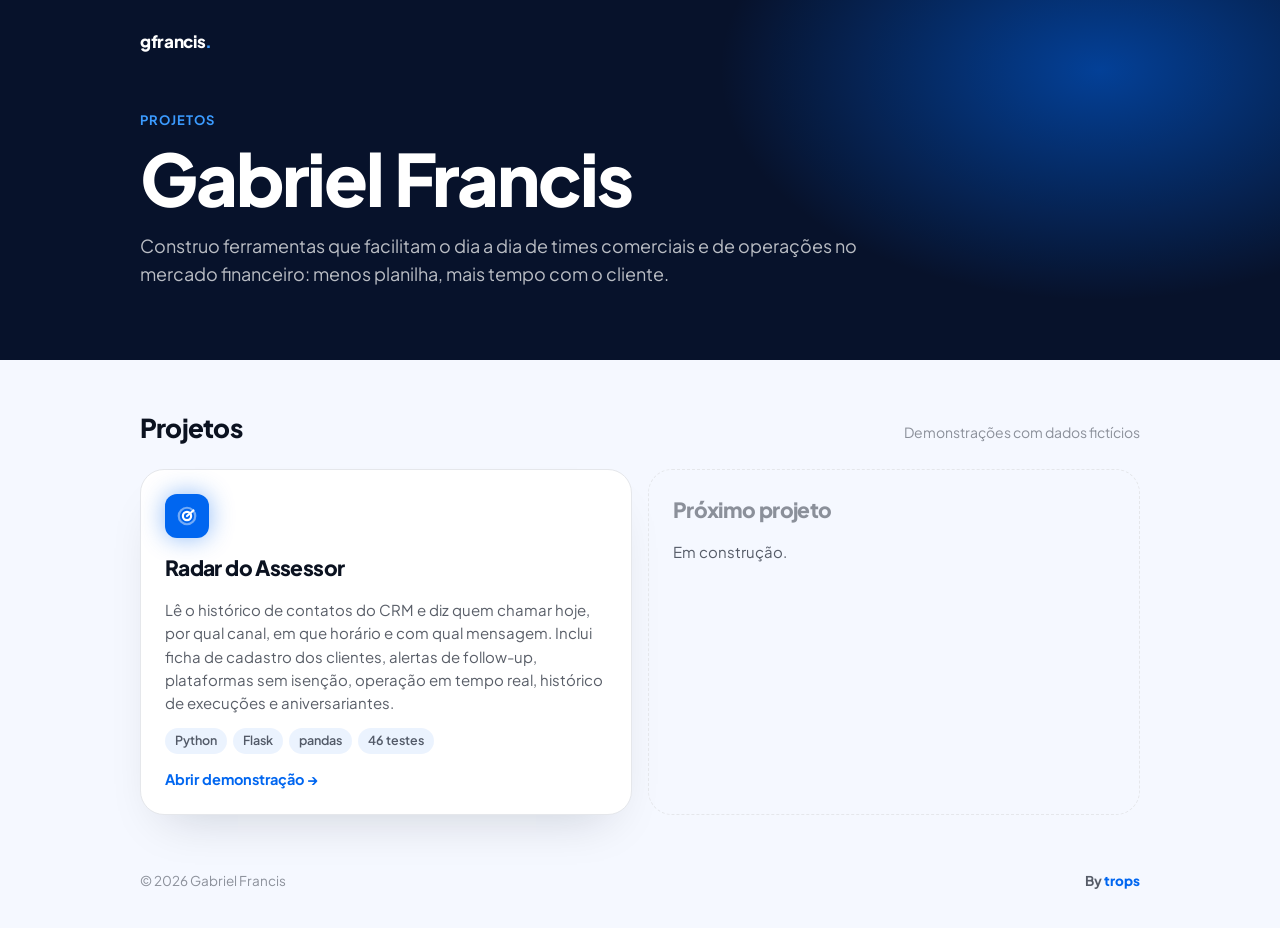
<file: index.html>
<!doctype html>
<html lang="pt-BR">
<head>
<meta charset="utf-8">
<meta name="viewport" content="width=device-width, initial-scale=1, viewport-fit=cover">
<title>Gabriel Francis</title>
<meta name="description" content="Gabriel Francis: ferramentas para times comerciais e de operações no mercado financeiro.">
<link rel="preconnect" href="https://fonts.googleapis.com">
<link rel="preconnect" href="https://fonts.gstatic.com" crossorigin>
<link rel="stylesheet" href="https://fonts.googleapis.com/css2?family=Plus+Jakarta+Sans:wght@400;500;600;700;800&display=swap">
<style>
/* Layout: abertura escura com o nome, depois a grade de projetos em cartões brancos. */
:root {
  --bg: #F5F8FF;
  --surface: #FFFFFF;
  --ink: #0B1220;
  --ink-2: rgba(11, 18, 32, 0.68);
  --ink-3: rgba(11, 18, 32, 0.45);
  --line: #E5E7EB;
  --blue: #0066F0;
  --blue-soft: #3B9BFF;
  --blue-wash: rgba(0, 102, 240, 0.08);
  --hero: #07122B;
  --shadow: 0 24px 48px -24px rgba(11, 18, 32, 0.18);
  --font: "Plus Jakarta Sans", system-ui, -apple-system, "Segoe UI", sans-serif;
}
@media (prefers-color-scheme: dark) {
  :root { --bg: #070D1C; --surface: #0E1730; --ink: #EAF0FF; --ink-2: rgba(234,240,255,0.7);
    --ink-3: rgba(234,240,255,0.45); --line: rgba(255,255,255,0.09); --blue: #3B8BFF; --blue-soft: #6CB4FF;
    --blue-wash: rgba(59,139,255,0.14); --hero: #0A1A3F; --shadow: 0 24px 48px -24px rgba(0,0,0,0.6); color-scheme: dark; }
}
* { box-sizing: border-box; }
body { margin: 0; background: var(--bg); color: var(--ink); font: 16px/1.55 var(--font); -webkit-font-smoothing: antialiased; }
.wrap { max-width: 1040px; margin: 0 auto; padding-left: max(20px, env(safe-area-inset-left, 0px)); padding-right: max(20px, env(safe-area-inset-right, 0px)); }
h1, h2, h3 { margin: 0; letter-spacing: -0.03em; text-wrap: balance; }
a { color: inherit; }
:focus-visible { outline: 2px solid var(--blue-soft); outline-offset: 3px; }

.hero { background: var(--hero); color: #FFFFFF; position: relative; overflow: hidden; }
.hero::after { content: ""; position: absolute; width: 760px; height: 460px; right: -200px; top: -160px; background: radial-gradient(closest-side, rgba(0,102,240,0.55), transparent); pointer-events: none; }
.hero .wrap { position: relative; z-index: 1; padding-block: 28px 72px; display: grid; gap: 56px; }
.topo { display: flex; justify-content: space-between; align-items: center; gap: 16px; }
.marca { font-weight: 800; letter-spacing: -0.02em; font-size: 17px; text-decoration: none; }
.marca span { color: var(--blue-soft); }
.eyebrow { font-size: 13px; font-weight: 700; letter-spacing: 0.08em; text-transform: uppercase; color: var(--blue-soft); }
.hero h1 { font-size: clamp(40px, 7vw, 72px); font-weight: 800; line-height: 1; margin-top: 12px; }
.hero p { margin: 18px 0 0; max-width: 56ch; color: rgba(255,255,255,0.72); font-size: 18px; }

main .wrap { padding-block: 48px 56px; display: grid; gap: 20px; }
.secao-tit { display: flex; justify-content: space-between; align-items: baseline; gap: 12px; flex-wrap: wrap; }
.secao-tit h2 { font-size: 26px; font-weight: 800; }
.secao-tit span { color: var(--ink-3); font-size: 14px; }
.projetos { display: grid; grid-template-columns: repeat(auto-fit, minmax(min(100%, 300px), 1fr)); gap: 16px; }
.projeto { background: var(--surface); border: 1px solid var(--line); border-radius: 24px; padding: 24px; box-shadow: var(--shadow); display: grid; gap: 14px; align-content: start; text-decoration: none; transition: border-color .15s, transform .15s; }
a.projeto:hover { border-color: var(--blue); transform: translateY(-2px); }
.icone { width: 44px; height: 44px; border-radius: 12px; background: var(--blue); display: grid; place-items: center; box-shadow: 0 0 24px rgba(0,102,240,0.45); }
.projeto h3 { font-size: 21px; font-weight: 800; }
.projeto p { margin: 0; color: var(--ink-2); font-size: 15px; }
.tags { display: flex; flex-wrap: wrap; gap: 6px; }
.tag { font-size: 12.5px; font-weight: 600; padding: 3px 10px; border-radius: 999px; background: var(--blue-wash); color: var(--ink-2); }
.abrir { font-weight: 700; color: var(--blue); font-size: 14.5px; }
.projeto.breve { box-shadow: none; background: transparent; border-style: dashed; }
.projeto.breve h3 { color: var(--ink-3); }

footer .wrap { padding-block: 0 36px; display: flex; justify-content: space-between; gap: 12px; flex-wrap: wrap; font-size: 13.5px; color: var(--ink-3); }
.bytrops { font-weight: 700; color: var(--ink-2); }
.bytrops b { color: var(--blue); font-weight: 800; }
@media (prefers-reduced-motion: reduce) { * { transition: none !important; } }
</style>
</head>
<body>
<header class="hero">
  <div class="wrap">
    <div class="topo">
      <a class="marca" href="/">gfrancis<span>.</span></a>
    </div>
    <div>
      <div class="eyebrow">Projetos</div>
      <h1>Gabriel Francis</h1>
      <p>Construo ferramentas que facilitam o dia a dia de times comerciais e de operações no mercado financeiro: menos planilha, mais tempo com o cliente.</p>
    </div>
  </div>
</header>

<main>
  <div class="wrap">
    <div class="secao-tit">
      <h2>Projetos</h2>
      <span>Demonstrações com dados fictícios</span>
    </div>
    <div class="projetos">
      <a class="projeto" href="/radar/">
        <span class="icone" aria-hidden="true">
          <svg width="22" height="22" viewBox="0 0 24 24" fill="none" stroke="#FFFFFF" stroke-width="2.4" stroke-linecap="round"><circle cx="12" cy="12" r="9" opacity=".45"/><circle cx="12" cy="12" r="4.5"/><path d="M12 12 19 6"/></svg>
        </span>
        <h3>Radar do Assessor</h3>
        <p>Lê o histórico de contatos do CRM e diz quem chamar hoje, por qual canal, em que horário e com qual mensagem. Inclui ficha de cadastro dos clientes, alertas de follow-up, plataformas sem isenção, operação em tempo real, histórico de execuções e aniversariantes.</p>
        <div class="tags"><span class="tag">Python</span><span class="tag">Flask</span><span class="tag">pandas</span><span class="tag">46 testes</span></div>
        <span class="abrir">Abrir demonstração →</span>
      </a>
      <div class="projeto breve">
        <h3>Próximo projeto</h3>
        <p>Em construção.</p>
      </div>
    </div>
  </div>
</main>

<footer>
  <div class="wrap">
    <span>© <span id="ano">2026</span> Gabriel Francis</span>
    <span class="bytrops">By <b>trops</b></span>
  </div>
</footer>
<script>document.getElementById("ano").textContent = new Date().getFullYear();</script>
</body>
</html>
</file>
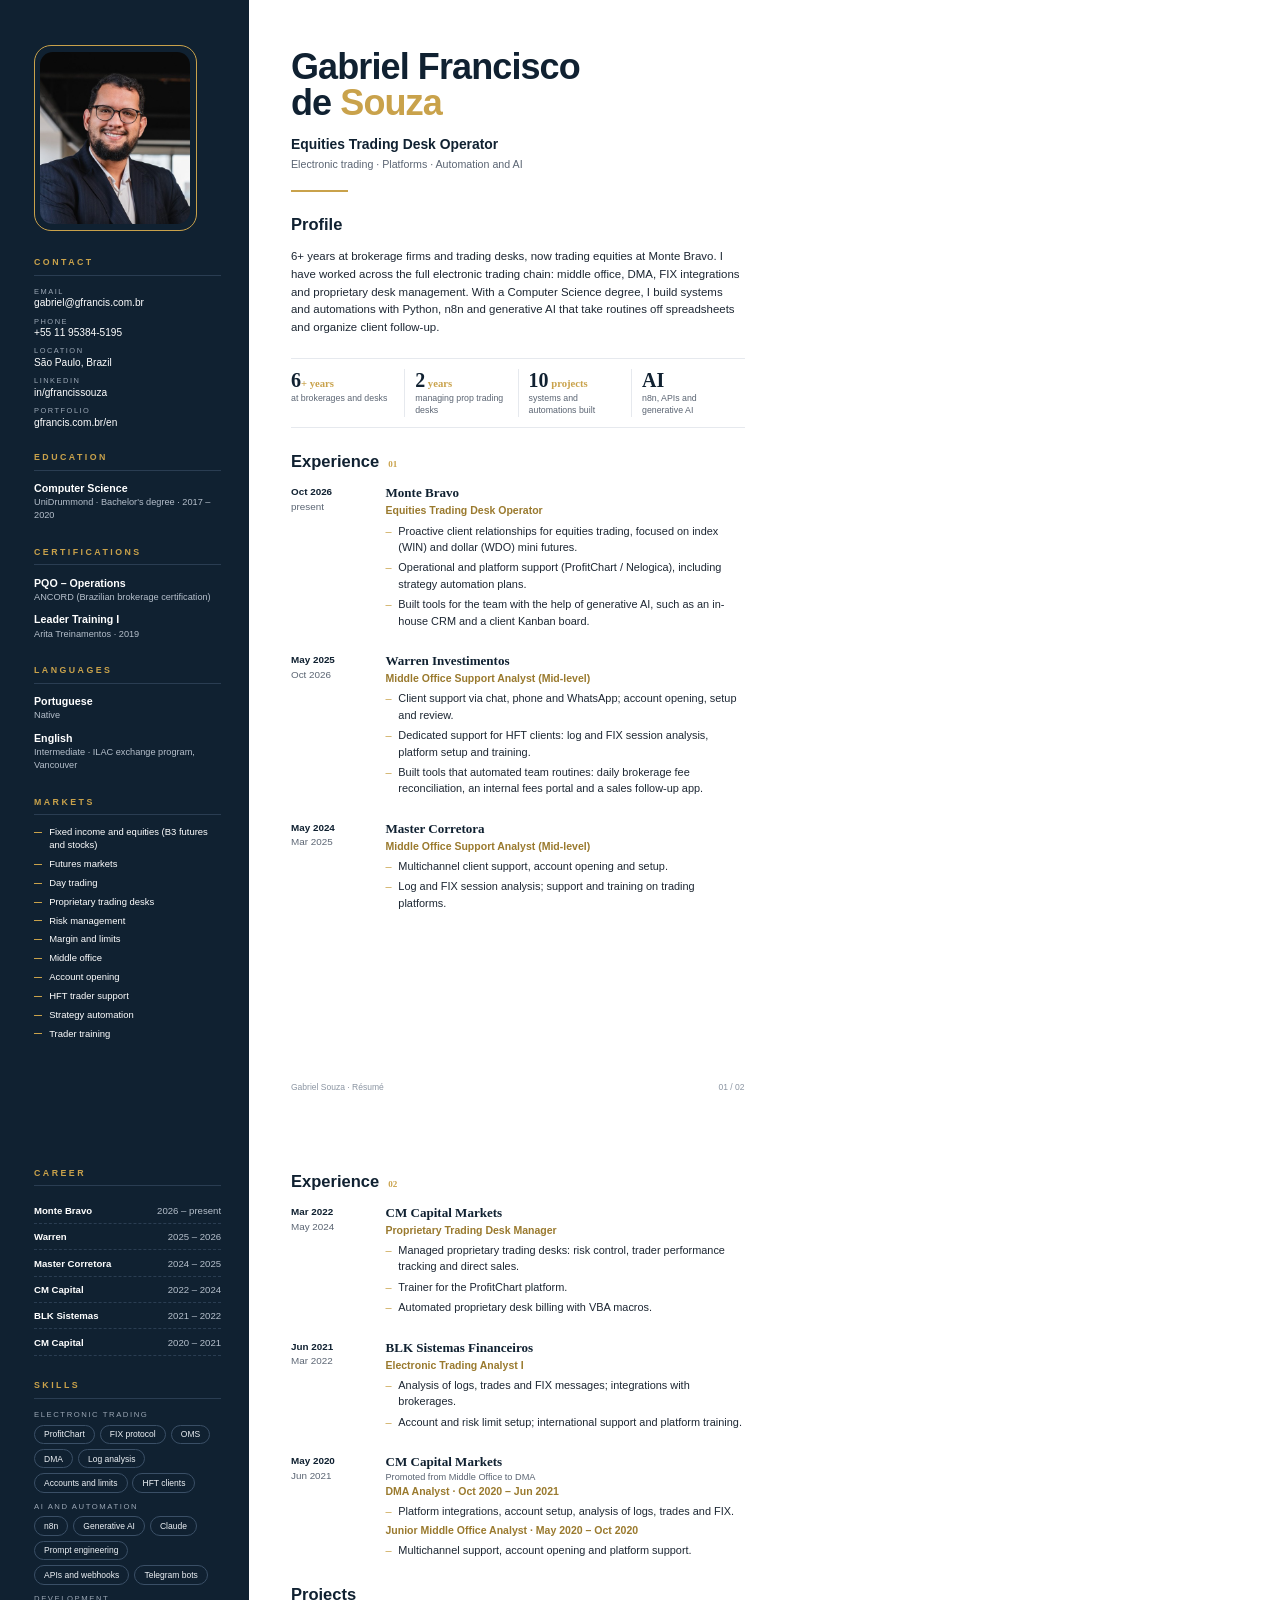
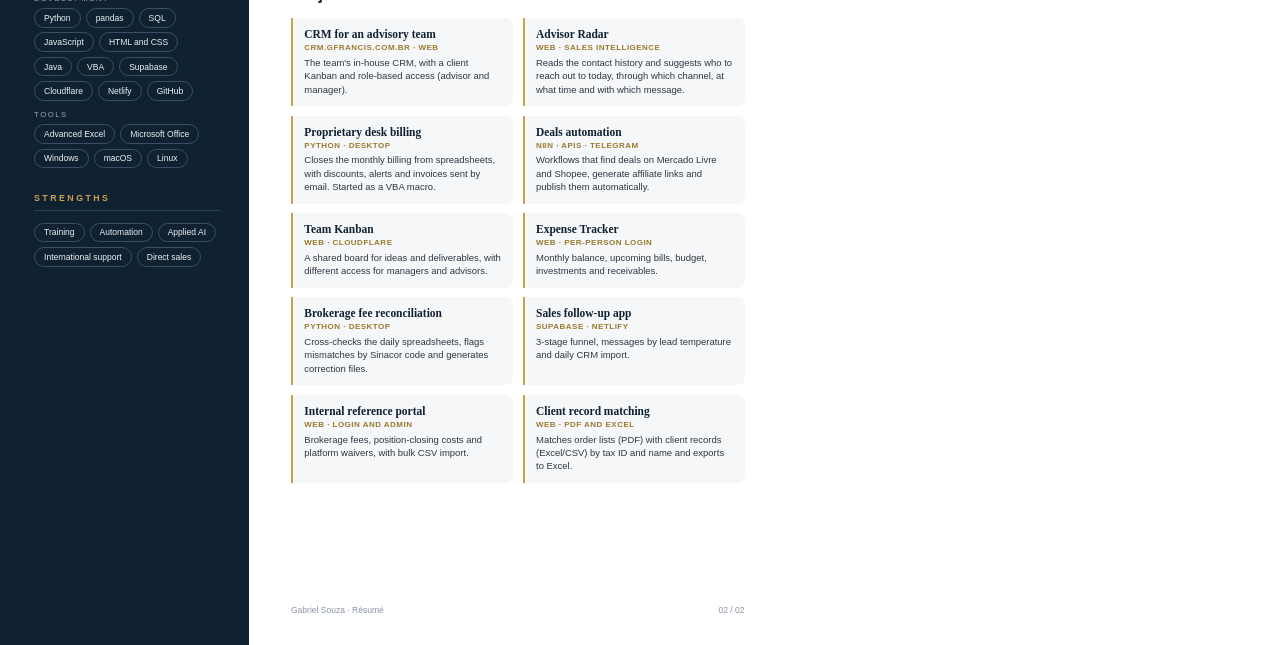
<file: radar-assessor/curriculo/curriculo-en.html>
<!doctype html>
<html lang="en"><head><meta charset="utf-8"><title>Gabriel Souza · Résumé</title>
<style>
@page{size:A4;margin:0}
*{box-sizing:border-box;margin:0;padding:0}
:root{--navy:#102131;--line:#2a3d52;--gold:#c9a24b;--gold-d:#9a7a2e;--ink:#102131;--txt:#1d2733;--mut:#5b6573}
body{font-family:Inter,sans-serif;color:var(--txt);-webkit-print-color-adjust:exact;print-color-adjust:exact}
.page{width:210mm;height:297mm;display:grid;grid-template-columns:66mm 1fr;page-break-after:always;overflow:hidden;position:relative}
.page:last-child{page-break-after:auto}
aside{background:var(--navy);color:#fff;padding:12mm 7.5mm 10mm 9mm}
main{padding:13mm 13mm 0 11mm;position:relative}
.foto{width:43mm;height:49mm;border:1.6px solid var(--gold);border-radius:4.5mm;padding:1.4mm;margin-bottom:7mm}
.foto img{width:100%;height:100%;object-fit:cover;border-radius:3.4mm;display:block}
.st{font-size:6.6pt;font-weight:700;letter-spacing:.28em;color:var(--gold);text-transform:uppercase;padding-bottom:2mm;border-bottom:1px solid var(--line);margin:0 0 3mm}
.blk{margin-bottom:6.5mm}
.lab{font-size:5.6pt;letter-spacing:.2em;color:#9aa6b4;text-transform:uppercase;margin-top:2.2mm}
.val{font-size:7.6pt;color:#fff;margin-top:.4mm}
.it{margin-bottom:2.6mm}
.it b{display:block;font-size:8pt;font-weight:600}
.it span{display:block;font-size:6.9pt;color:#b5bfcb;margin-top:.6mm;line-height:1.4}
.mk{list-style:none}
.mk li{font-size:7.1pt;line-height:1.35;padding-left:4mm;position:relative;margin-bottom:1.6mm}
.mk li::before{content:"";position:absolute;left:0;top:.62em;width:2mm;height:1px;background:var(--gold)}
.traj{list-style:none}
.traj li{display:flex;justify-content:space-between;font-size:7.2pt;padding:1.9mm 0;border-bottom:1px dashed var(--line)}
.traj li b{font-weight:600}.traj li span{color:#b5bfcb}
.sub{font-size:5.8pt;letter-spacing:.2em;color:#9aa6b4;text-transform:uppercase;margin:2.4mm 0 1.4mm}
.chips{display:flex;flex-wrap:wrap;gap:1.3mm}
.chips span{font-size:6.4pt;border:1px solid #3a4f66;border-radius:10mm;padding:1mm 2.4mm;color:#eef2f6}
h1{font-family:"Inter Display",Inter,sans-serif;font-weight:800;font-size:27pt;line-height:1;letter-spacing:-.025em;color:var(--ink)}
h1 em{font-style:normal;color:var(--gold)}
.cargo{font-size:10.4pt;font-weight:600;color:var(--ink);margin-top:4mm}
.tags{font-size:8pt;color:var(--mut);margin-top:1.4mm}
.bar{width:15mm;height:2px;background:var(--gold);margin:5.5mm 0 6mm}
h2{font-family:"Inter Display",Inter,sans-serif;font-weight:700;font-size:12.4pt;color:var(--ink);margin-bottom:3.5mm;display:flex;align-items:baseline;gap:2.4mm}
h2 small{font-family:Inter;font-size:6.8pt;font-weight:600;color:var(--gold)}
.perfil{font-size:8.6pt;line-height:1.55;color:var(--txt)}
.nums{display:grid;grid-template-columns:repeat(4,1fr);border-top:1px solid #e6e9ee;border-bottom:1px solid #e6e9ee;margin:5.5mm 0 6.5mm;padding:2.6mm 0}
.nums div{padding:0 2.6mm;border-left:1px solid #e6e9ee}
.nums div:first-child{padding-left:0;border-left:0}
.nums b{font-family:"Inter Display";font-weight:800;font-size:15pt;color:var(--ink)}
.nums b i{font-family:Inter;font-style:normal;font-size:8pt;font-weight:600;color:var(--gold)}
.nums span{display:block;font-size:6.6pt;color:var(--mut);line-height:1.35;margin-top:.4mm}
.job{display:grid;grid-template-columns:25mm 1fr;margin-bottom:5.2mm}
.dt{font-size:7.4pt;font-weight:700;color:var(--ink);line-height:1.5}
.dt span{display:block;font-weight:400;color:var(--mut)}
.emp{font-family:"Inter Display";font-size:9.8pt;font-weight:700;color:var(--ink)}
.car{font-size:7.9pt;font-weight:600;color:var(--gold-d);margin:.8mm 0 1.6mm}
.prom{font-size:6.9pt;color:var(--mut);margin-top:.6mm}
.job ul{list-style:none}
.job li{font-size:8.2pt;line-height:1.5;padding-left:3.4mm;position:relative;margin-bottom:1.1mm}
.job li::before{content:"–";position:absolute;left:0;color:var(--gold)}
.proj{display:grid;grid-template-columns:1fr 1fr;gap:2.6mm}
.pc{background:#f5f7f9;border-left:2px solid var(--gold);border-radius:0 2mm 2mm 0;padding:2.6mm 3mm}
.pc b{display:block;font-family:"Inter Display";font-size:8.6pt;font-weight:700;color:var(--ink)}
.pc i{display:block;font-style:normal;font-size:6pt;font-weight:700;letter-spacing:.06em;color:var(--gold-d);text-transform:uppercase;margin:.8mm 0 1mm}
.pc p{font-size:7.1pt;line-height:1.42;color:#2c3642}
.foot{position:absolute;left:11mm;right:13mm;bottom:8mm;display:flex;justify-content:space-between;font-size:6.4pt;color:#8b95a2}
a{color:inherit;text-decoration:none}
</style></head><body>

<section class="page">
<aside>
  <div class="foto"><img src="foto-orig.jpg" alt=""></div>
  <div class="blk"><div class="st">Contact</div>
    <div class="lab">Email</div><div class="val">gabriel@gfrancis.com.br</div>
    <div class="lab">Phone</div><div class="val">+55 11 95384-5195</div>
    <div class="lab">Location</div><div class="val">São Paulo, Brazil</div>
    <div class="lab">LinkedIn</div><div class="val"><a href="https://www.linkedin.com/in/gfrancissouza/">in/gfrancissouza</a></div>
    <div class="lab">Portfolio</div><div class="val"><a href="https://gfrancis.com.br/en/">gfrancis.com.br/en</a></div>
  </div>
  <div class="blk"><div class="st">Education</div>
    <div class="it"><b>Computer Science</b><span>UniDrummond · Bachelor's degree · 2017 – 2020</span></div></div>
  <div class="blk"><div class="st">Certifications</div>
    <div class="it"><b>PQO – Operations</b><span>ANCORD (Brazilian brokerage certification)</span></div>
    <div class="it"><b>Leader Training I</b><span>Arita Treinamentos · 2019</span></div></div>
  <div class="blk"><div class="st">Languages</div>
    <div class="it"><b>Portuguese</b><span>Native</span></div>
    <div class="it"><b>English</b><span>Intermediate · ILAC exchange program, Vancouver</span></div></div>
  <div class="blk"><div class="st">Markets</div>
    <ul class="mk"><li>Fixed income and equities (B3 futures and stocks)</li><li>Futures markets</li><li>Day trading</li><li>Proprietary trading desks</li><li>Risk management</li><li>Margin and limits</li><li>Middle office</li><li>Account opening</li><li>HFT trader support</li><li>Strategy automation</li><li>Trader training</li></ul></div>
</aside>
<main>
  <h1>Gabriel Francisco<br>de <em>Souza</em></h1>
  <div class="cargo">Equities Trading Desk Operator</div>
  <div class="tags">Electronic trading · Platforms · Automation and AI</div>
  <div class="bar"></div>
  <h2>Profile</h2>
  <p class="perfil">6+ years at brokerage firms and trading desks, now trading equities at Monte Bravo. I have worked across the full electronic trading chain: middle office, DMA, FIX integrations and proprietary desk management. With a Computer Science degree, I build systems and automations with Python, n8n and generative AI that take routines off spreadsheets and organize client follow-up.</p>
  <div class="nums">
    <div><b>6<i>+ years</i></b><span>at brokerages and desks</span></div>
    <div><b>2<i> years</i></b><span>managing prop trading desks</span></div>
    <div><b>10<i> projects</i></b><span>systems and automations built</span></div>
    <div><b>AI</b><span>n8n, APIs and generative AI</span></div>
  </div>
  <h2>Experience <small>01</small></h2>
  <div class="job"><div class="dt">Oct 2026<span>present</span></div><div>
    <div class="emp">Monte Bravo</div><div class="car">Equities Trading Desk Operator</div>
    <ul><li>Proactive client relationships for equities trading, focused on index (WIN) and dollar (WDO) mini futures.</li>
    <li>Operational and platform support (ProfitChart / Nelogica), including strategy automation plans.</li>
    <li>Built tools for the team with the help of generative AI, such as an in-house CRM and a client Kanban board.</li></ul></div></div>
  <div class="job"><div class="dt">May 2025<span>Oct 2026</span></div><div>
    <div class="emp">Warren Investimentos</div><div class="car">Middle Office Support Analyst (Mid-level)</div>
    <ul><li>Client support via chat, phone and WhatsApp; account opening, setup and review.</li>
    <li>Dedicated support for HFT clients: log and FIX session analysis, platform setup and training.</li>
    <li>Built tools that automated team routines: daily brokerage fee reconciliation, an internal fees portal and a sales follow-up app.</li></ul></div></div>
  <div class="job"><div class="dt">May 2024<span>Mar 2025</span></div><div>
    <div class="emp">Master Corretora</div><div class="car">Middle Office Support Analyst (Mid-level)</div>
    <ul><li>Multichannel client support, account opening and setup.</li>
    <li>Log and FIX session analysis; support and training on trading platforms.</li></ul></div></div>
  <div class="foot"><span>Gabriel Souza · Résumé</span><span>01 / 02</span></div>
</main>
</section>

<section class="page">
<aside>
  <div class="blk"><div class="st">Career</div>
    <ul class="traj"><li><b>Monte Bravo</b><span>2026 – present</span></li><li><b>Warren</b><span>2025 – 2026</span></li><li><b>Master Corretora</b><span>2024 – 2025</span></li><li><b>CM Capital</b><span>2022 – 2024</span></li><li><b>BLK Sistemas</b><span>2021 – 2022</span></li><li><b>CM Capital</b><span>2020 – 2021</span></li></ul></div>
  <div class="blk"><div class="st">Skills</div>
    <div class="sub">Electronic trading</div>
    <div class="chips"><span>ProfitChart</span><span>FIX protocol</span><span>OMS</span><span>DMA</span><span>Log analysis</span><span>Accounts and limits</span><span>HFT clients</span></div>
    <div class="sub">AI and automation</div>
    <div class="chips"><span>n8n</span><span>Generative AI</span><span>Claude</span><span>Prompt engineering</span><span>APIs and webhooks</span><span>Telegram bots</span></div>
    <div class="sub">Development</div>
    <div class="chips"><span>Python</span><span>pandas</span><span>SQL</span><span>JavaScript</span><span>HTML and CSS</span><span>Java</span><span>VBA</span><span>Supabase</span><span>Cloudflare</span><span>Netlify</span><span>GitHub</span></div>
    <div class="sub">Tools</div>
    <div class="chips"><span>Advanced Excel</span><span>Microsoft Office</span><span>Windows</span><span>macOS</span><span>Linux</span></div></div>
  <div class="blk"><div class="st">Strengths</div>
    <div class="chips"><span>Training</span><span>Automation</span><span>Applied AI</span><span>International support</span><span>Direct sales</span></div></div>
</aside>
<main>
  <h2>Experience <small>02</small></h2>
  <div class="job"><div class="dt">Mar 2022<span>May 2024</span></div><div>
    <div class="emp">CM Capital Markets</div><div class="car">Proprietary Trading Desk Manager</div>
    <ul><li>Managed proprietary trading desks: risk control, trader performance tracking and direct sales.</li>
    <li>Trainer for the ProfitChart platform.</li>
    <li>Automated proprietary desk billing with VBA macros.</li></ul></div></div>
  <div class="job"><div class="dt">Jun 2021<span>Mar 2022</span></div><div>
    <div class="emp">BLK Sistemas Financeiros</div><div class="car">Electronic Trading Analyst I</div>
    <ul><li>Analysis of logs, trades and FIX messages; integrations with brokerages.</li>
    <li>Account and risk limit setup; international support and platform training.</li></ul></div></div>
  <div class="job"><div class="dt">May 2020<span>Jun 2021</span></div><div>
    <div class="emp">CM Capital Markets</div><div class="prom">Promoted from Middle Office to DMA</div>
    <div class="car">DMA Analyst · Oct 2020 – Jun 2021</div>
    <ul><li>Platform integrations, account setup, analysis of logs, trades and FIX.</li></ul>
    <div class="car">Junior Middle Office Analyst · May 2020 – Oct 2020</div>
    <ul><li>Multichannel support, account opening and platform support.</li></ul></div></div>
  <h2 style="margin-top:6mm">Projects</h2>
  <div class="proj">
    <div class="pc"><b>CRM for an advisory team</b><i>crm.gfrancis.com.br · Web</i><p>The team's in-house CRM, with a client Kanban and role-based access (advisor and manager).</p></div>
    <div class="pc"><b>Advisor Radar</b><i>Web · Sales intelligence</i><p>Reads the contact history and suggests who to reach out to today, through which channel, at what time and with which message.</p></div>
    <div class="pc"><b>Proprietary desk billing</b><i>Python · Desktop</i><p>Closes the monthly billing from spreadsheets, with discounts, alerts and invoices sent by email. Started as a VBA macro.</p></div>
    <div class="pc"><b>Deals automation</b><i>n8n · APIs · Telegram</i><p>Workflows that find deals on Mercado Livre and Shopee, generate affiliate links and publish them automatically.</p></div>
    <div class="pc"><b>Team Kanban</b><i>Web · Cloudflare</i><p>A shared board for ideas and deliverables, with different access for managers and advisors.</p></div>
    <div class="pc"><b>Expense Tracker</b><i>Web · Per-person login</i><p>Monthly balance, upcoming bills, budget, investments and receivables.</p></div>
    <div class="pc"><b>Brokerage fee reconciliation</b><i>Python · Desktop</i><p>Cross-checks the daily spreadsheets, flags mismatches by Sinacor code and generates correction files.</p></div>
    <div class="pc"><b>Sales follow-up app</b><i>Supabase · Netlify</i><p>3-stage funnel, messages by lead temperature and daily CRM import.</p></div>
    <div class="pc"><b>Internal reference portal</b><i>Web · Login and admin</i><p>Brokerage fees, position-closing costs and platform waivers, with bulk CSV import.</p></div>
    <div class="pc"><b>Client record matching</b><i>Web · PDF and Excel</i><p>Matches order lists (PDF) with client records (Excel/CSV) by tax ID and name and exports to Excel.</p></div>
  </div>
  <div class="foot"><span>Gabriel Souza · Résumé</span><span>02 / 02</span></div>
</main>
</section>
</body></html>
</file>
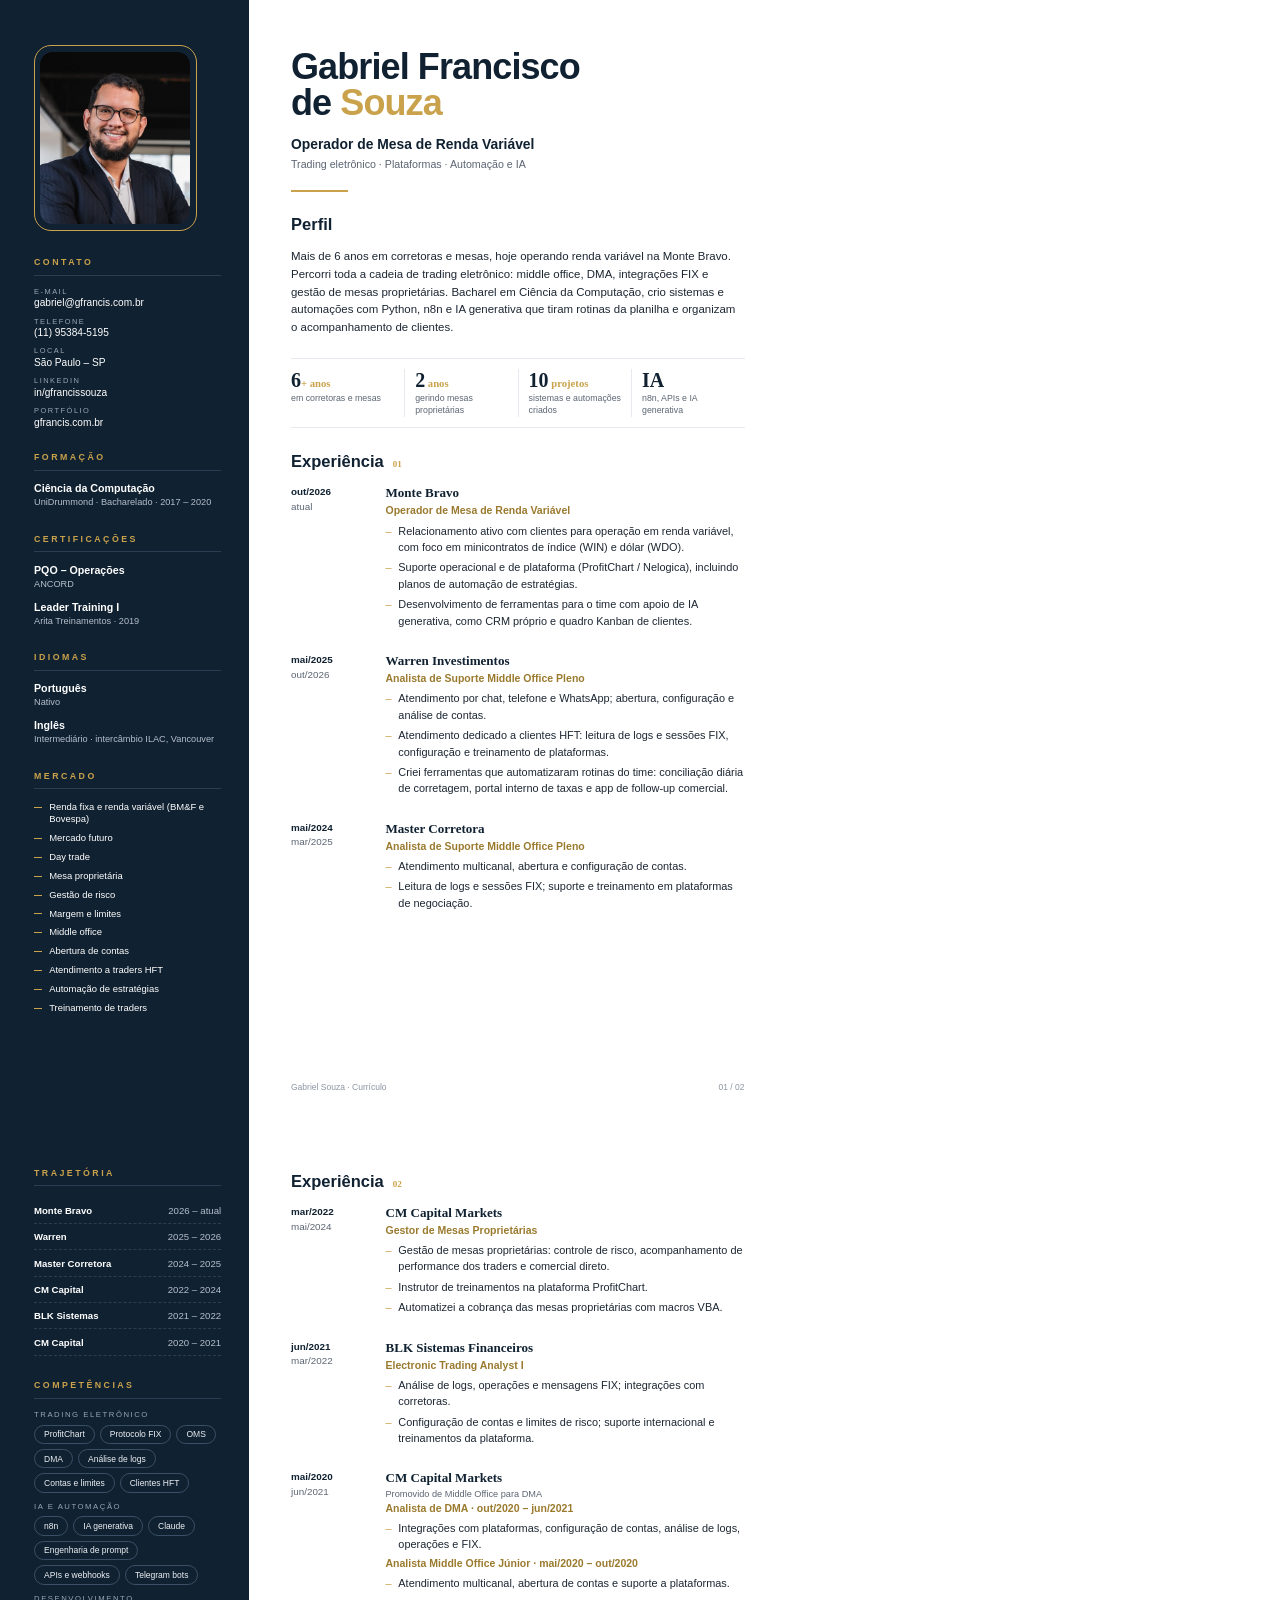
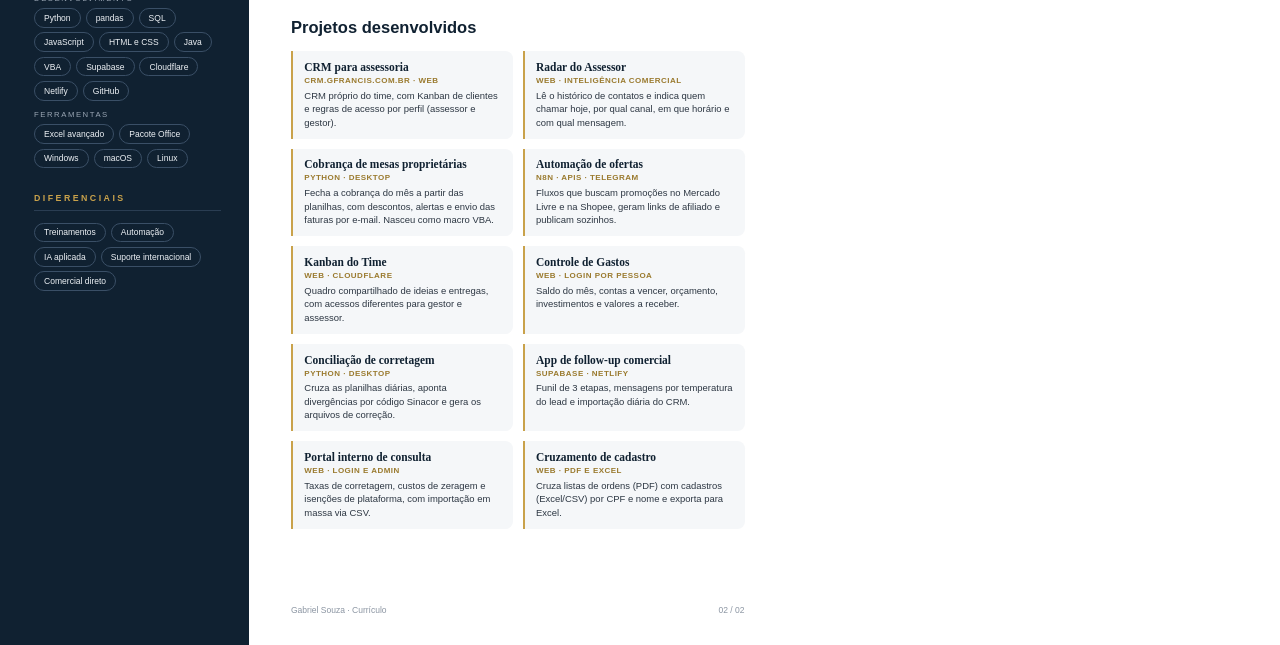
<file: radar-assessor/curriculo/curriculo-pt.html>
<!doctype html>
<html lang="pt-BR"><head><meta charset="utf-8"><title>Gabriel Souza · Currículo</title>
<style>
@page{size:A4;margin:0}
*{box-sizing:border-box;margin:0;padding:0}
:root{--navy:#102131;--line:#2a3d52;--gold:#c9a24b;--gold-d:#9a7a2e;--ink:#102131;--txt:#1d2733;--mut:#5b6573}
body{font-family:Inter,sans-serif;color:var(--txt);-webkit-print-color-adjust:exact;print-color-adjust:exact}
.page{width:210mm;height:297mm;display:grid;grid-template-columns:66mm 1fr;page-break-after:always;overflow:hidden;position:relative}
.page:last-child{page-break-after:auto}
aside{background:var(--navy);color:#fff;padding:12mm 7.5mm 10mm 9mm}
main{padding:13mm 13mm 0 11mm;position:relative}
.foto{width:43mm;height:49mm;border:1.6px solid var(--gold);border-radius:4.5mm;padding:1.4mm;margin-bottom:7mm}
.foto img{width:100%;height:100%;object-fit:cover;border-radius:3.4mm;display:block}
.st{font-size:6.6pt;font-weight:700;letter-spacing:.28em;color:var(--gold);text-transform:uppercase;padding-bottom:2mm;border-bottom:1px solid var(--line);margin:0 0 3mm}
.blk{margin-bottom:6.5mm}
.lab{font-size:5.6pt;letter-spacing:.2em;color:#9aa6b4;text-transform:uppercase;margin-top:2.2mm}
.val{font-size:7.6pt;color:#fff;margin-top:.4mm}
.it{margin-bottom:2.6mm}
.it b{display:block;font-size:8pt;font-weight:600}
.it span{display:block;font-size:6.9pt;color:#b5bfcb;margin-top:.6mm;line-height:1.4}
.mk{list-style:none}
.mk li{font-size:7.1pt;line-height:1.35;padding-left:4mm;position:relative;margin-bottom:1.6mm}
.mk li::before{content:"";position:absolute;left:0;top:.62em;width:2mm;height:1px;background:var(--gold)}
.traj{list-style:none}
.traj li{display:flex;justify-content:space-between;font-size:7.2pt;padding:1.9mm 0;border-bottom:1px dashed var(--line)}
.traj li b{font-weight:600}.traj li span{color:#b5bfcb}
.sub{font-size:5.8pt;letter-spacing:.2em;color:#9aa6b4;text-transform:uppercase;margin:2.4mm 0 1.4mm}
.chips{display:flex;flex-wrap:wrap;gap:1.3mm}
.chips span{font-size:6.4pt;border:1px solid #3a4f66;border-radius:10mm;padding:1mm 2.4mm;color:#eef2f6}
h1{font-family:"Inter Display",Inter,sans-serif;font-weight:800;font-size:27pt;line-height:1;letter-spacing:-.025em;color:var(--ink)}
h1 em{font-style:normal;color:var(--gold)}
.cargo{font-size:10.4pt;font-weight:600;color:var(--ink);margin-top:4mm}
.tags{font-size:8pt;color:var(--mut);margin-top:1.4mm}
.bar{width:15mm;height:2px;background:var(--gold);margin:5.5mm 0 6mm}
h2{font-family:"Inter Display",Inter,sans-serif;font-weight:700;font-size:12.4pt;color:var(--ink);margin-bottom:3.5mm;display:flex;align-items:baseline;gap:2.4mm}
h2 small{font-family:Inter;font-size:6.8pt;font-weight:600;color:var(--gold)}
.perfil{font-size:8.6pt;line-height:1.55;color:var(--txt)}
.nums{display:grid;grid-template-columns:repeat(4,1fr);border-top:1px solid #e6e9ee;border-bottom:1px solid #e6e9ee;margin:5.5mm 0 6.5mm;padding:2.6mm 0}
.nums div{padding:0 2.6mm;border-left:1px solid #e6e9ee}
.nums div:first-child{padding-left:0;border-left:0}
.nums b{font-family:"Inter Display";font-weight:800;font-size:15pt;color:var(--ink)}
.nums b i{font-family:Inter;font-style:normal;font-size:8pt;font-weight:600;color:var(--gold)}
.nums span{display:block;font-size:6.6pt;color:var(--mut);line-height:1.35;margin-top:.4mm}
.job{display:grid;grid-template-columns:25mm 1fr;margin-bottom:5.2mm}
.dt{font-size:7.4pt;font-weight:700;color:var(--ink);line-height:1.5}
.dt span{display:block;font-weight:400;color:var(--mut)}
.emp{font-family:"Inter Display";font-size:9.8pt;font-weight:700;color:var(--ink)}
.car{font-size:7.9pt;font-weight:600;color:var(--gold-d);margin:.8mm 0 1.6mm}
.prom{font-size:6.9pt;color:var(--mut);margin-top:.6mm}
.job ul{list-style:none}
.job li{font-size:8.2pt;line-height:1.5;padding-left:3.4mm;position:relative;margin-bottom:1.1mm}
.job li::before{content:"–";position:absolute;left:0;color:var(--gold)}
.proj{display:grid;grid-template-columns:1fr 1fr;gap:2.6mm}
.pc{background:#f5f7f9;border-left:2px solid var(--gold);border-radius:0 2mm 2mm 0;padding:2.6mm 3mm}
.pc b{display:block;font-family:"Inter Display";font-size:8.6pt;font-weight:700;color:var(--ink)}
.pc i{display:block;font-style:normal;font-size:6pt;font-weight:700;letter-spacing:.06em;color:var(--gold-d);text-transform:uppercase;margin:.8mm 0 1mm}
.pc p{font-size:7.1pt;line-height:1.42;color:#2c3642}
.foot{position:absolute;left:11mm;right:13mm;bottom:8mm;display:flex;justify-content:space-between;font-size:6.4pt;color:#8b95a2}
a{color:inherit;text-decoration:none}
</style></head><body>

<section class="page">
<aside>
  <div class="foto"><img src="foto-orig.jpg" alt=""></div>
  <div class="blk"><div class="st">Contato</div>
    <div class="lab">E-mail</div><div class="val">gabriel@gfrancis.com.br</div>
    <div class="lab">Telefone</div><div class="val">(11) 95384-5195</div>
    <div class="lab">Local</div><div class="val">São Paulo – SP</div>
    <div class="lab">LinkedIn</div><div class="val"><a href="https://www.linkedin.com/in/gfrancissouza/">in/gfrancissouza</a></div>
    <div class="lab">Portfólio</div><div class="val"><a href="https://gfrancis.com.br">gfrancis.com.br</a></div>
  </div>
  <div class="blk"><div class="st">Formação</div>
    <div class="it"><b>Ciência da Computação</b><span>UniDrummond · Bacharelado · 2017 – 2020</span></div></div>
  <div class="blk"><div class="st">Certificações</div>
    <div class="it"><b>PQO – Operações</b><span>ANCORD</span></div>
    <div class="it"><b>Leader Training I</b><span>Arita Treinamentos · 2019</span></div></div>
  <div class="blk"><div class="st">Idiomas</div>
    <div class="it"><b>Português</b><span>Nativo</span></div>
    <div class="it"><b>Inglês</b><span>Intermediário · intercâmbio ILAC, Vancouver</span></div></div>
  <div class="blk"><div class="st">Mercado</div>
    <ul class="mk"><li>Renda fixa e renda variável (BM&amp;F e Bovespa)</li><li>Mercado futuro</li><li>Day trade</li><li>Mesa proprietária</li><li>Gestão de risco</li><li>Margem e limites</li><li>Middle office</li><li>Abertura de contas</li><li>Atendimento a traders HFT</li><li>Automação de estratégias</li><li>Treinamento de traders</li></ul></div>
</aside>
<main>
  <h1>Gabriel Francisco<br>de <em>Souza</em></h1>
  <div class="cargo">Operador de Mesa de Renda Variável</div>
  <div class="tags">Trading eletrônico · Plataformas · Automação e IA</div>
  <div class="bar"></div>
  <h2>Perfil</h2>
  <p class="perfil">Mais de 6 anos em corretoras e mesas, hoje operando renda variável na Monte Bravo. Percorri toda a cadeia de trading eletrônico: middle office, DMA, integrações FIX e gestão de mesas proprietárias. Bacharel em Ciência da Computação, crio sistemas e automações com Python, n8n e IA generativa que tiram rotinas da planilha e organizam o acompanhamento de clientes.</p>
  <div class="nums">
    <div><b>6<i>+ anos</i></b><span>em corretoras e mesas</span></div>
    <div><b>2<i> anos</i></b><span>gerindo mesas proprietárias</span></div>
    <div><b>10<i> projetos</i></b><span>sistemas e automações criados</span></div>
    <div><b>IA</b><span>n8n, APIs e IA generativa</span></div>
  </div>
  <h2>Experiência <small>01</small></h2>
  <div class="job"><div class="dt">out/2026<span>atual</span></div><div>
    <div class="emp">Monte Bravo</div><div class="car">Operador de Mesa de Renda Variável</div>
    <ul><li>Relacionamento ativo com clientes para operação em renda variável, com foco em minicontratos de índice (WIN) e dólar (WDO).</li>
    <li>Suporte operacional e de plataforma (ProfitChart / Nelogica), incluindo planos de automação de estratégias.</li>
    <li>Desenvolvimento de ferramentas para o time com apoio de IA generativa, como CRM próprio e quadro Kanban de clientes.</li></ul></div></div>
  <div class="job"><div class="dt">mai/2025<span>out/2026</span></div><div>
    <div class="emp">Warren Investimentos</div><div class="car">Analista de Suporte Middle Office Pleno</div>
    <ul><li>Atendimento por chat, telefone e WhatsApp; abertura, configuração e análise de contas.</li>
    <li>Atendimento dedicado a clientes HFT: leitura de logs e sessões FIX, configuração e treinamento de plataformas.</li>
    <li>Criei ferramentas que automatizaram rotinas do time: conciliação diária de corretagem, portal interno de taxas e app de follow-up comercial.</li></ul></div></div>
  <div class="job"><div class="dt">mai/2024<span>mar/2025</span></div><div>
    <div class="emp">Master Corretora</div><div class="car">Analista de Suporte Middle Office Pleno</div>
    <ul><li>Atendimento multicanal, abertura e configuração de contas.</li>
    <li>Leitura de logs e sessões FIX; suporte e treinamento em plataformas de negociação.</li></ul></div></div>
  <div class="foot"><span>Gabriel Souza · Currículo</span><span>01 / 02</span></div>
</main>
</section>

<section class="page">
<aside>
  <div class="blk"><div class="st">Trajetória</div>
    <ul class="traj"><li><b>Monte Bravo</b><span>2026 – atual</span></li><li><b>Warren</b><span>2025 – 2026</span></li><li><b>Master Corretora</b><span>2024 – 2025</span></li><li><b>CM Capital</b><span>2022 – 2024</span></li><li><b>BLK Sistemas</b><span>2021 – 2022</span></li><li><b>CM Capital</b><span>2020 – 2021</span></li></ul></div>
  <div class="blk"><div class="st">Competências</div>
    <div class="sub">Trading eletrônico</div>
    <div class="chips"><span>ProfitChart</span><span>Protocolo FIX</span><span>OMS</span><span>DMA</span><span>Análise de logs</span><span>Contas e limites</span><span>Clientes HFT</span></div>
    <div class="sub">IA e automação</div>
    <div class="chips"><span>n8n</span><span>IA generativa</span><span>Claude</span><span>Engenharia de prompt</span><span>APIs e webhooks</span><span>Telegram bots</span></div>
    <div class="sub">Desenvolvimento</div>
    <div class="chips"><span>Python</span><span>pandas</span><span>SQL</span><span>JavaScript</span><span>HTML e CSS</span><span>Java</span><span>VBA</span><span>Supabase</span><span>Cloudflare</span><span>Netlify</span><span>GitHub</span></div>
    <div class="sub">Ferramentas</div>
    <div class="chips"><span>Excel avançado</span><span>Pacote Office</span><span>Windows</span><span>macOS</span><span>Linux</span></div></div>
  <div class="blk"><div class="st">Diferenciais</div>
    <div class="chips"><span>Treinamentos</span><span>Automação</span><span>IA aplicada</span><span>Suporte internacional</span><span>Comercial direto</span></div></div>
</aside>
<main>
  <h2>Experiência <small>02</small></h2>
  <div class="job"><div class="dt">mar/2022<span>mai/2024</span></div><div>
    <div class="emp">CM Capital Markets</div><div class="car">Gestor de Mesas Proprietárias</div>
    <ul><li>Gestão de mesas proprietárias: controle de risco, acompanhamento de performance dos traders e comercial direto.</li>
    <li>Instrutor de treinamentos na plataforma ProfitChart.</li>
    <li>Automatizei a cobrança das mesas proprietárias com macros VBA.</li></ul></div></div>
  <div class="job"><div class="dt">jun/2021<span>mar/2022</span></div><div>
    <div class="emp">BLK Sistemas Financeiros</div><div class="car">Electronic Trading Analyst I</div>
    <ul><li>Análise de logs, operações e mensagens FIX; integrações com corretoras.</li>
    <li>Configuração de contas e limites de risco; suporte internacional e treinamentos da plataforma.</li></ul></div></div>
  <div class="job"><div class="dt">mai/2020<span>jun/2021</span></div><div>
    <div class="emp">CM Capital Markets</div><div class="prom">Promovido de Middle Office para DMA</div>
    <div class="car">Analista de DMA · out/2020 – jun/2021</div>
    <ul><li>Integrações com plataformas, configuração de contas, análise de logs, operações e FIX.</li></ul>
    <div class="car">Analista Middle Office Júnior · mai/2020 – out/2020</div>
    <ul><li>Atendimento multicanal, abertura de contas e suporte a plataformas.</li></ul></div></div>
  <h2 style="margin-top:6mm">Projetos desenvolvidos</h2>
  <div class="proj">
    <div class="pc"><b>CRM para assessoria</b><i>crm.gfrancis.com.br · Web</i><p>CRM próprio do time, com Kanban de clientes e regras de acesso por perfil (assessor e gestor).</p></div>
    <div class="pc"><b>Radar do Assessor</b><i>Web · Inteligência comercial</i><p>Lê o histórico de contatos e indica quem chamar hoje, por qual canal, em que horário e com qual mensagem.</p></div>
    <div class="pc"><b>Cobrança de mesas proprietárias</b><i>Python · Desktop</i><p>Fecha a cobrança do mês a partir das planilhas, com descontos, alertas e envio das faturas por e-mail. Nasceu como macro VBA.</p></div>
    <div class="pc"><b>Automação de ofertas</b><i>n8n · APIs · Telegram</i><p>Fluxos que buscam promoções no Mercado Livre e na Shopee, geram links de afiliado e publicam sozinhos.</p></div>
    <div class="pc"><b>Kanban do Time</b><i>Web · Cloudflare</i><p>Quadro compartilhado de ideias e entregas, com acessos diferentes para gestor e assessor.</p></div>
    <div class="pc"><b>Controle de Gastos</b><i>Web · Login por pessoa</i><p>Saldo do mês, contas a vencer, orçamento, investimentos e valores a receber.</p></div>
    <div class="pc"><b>Conciliação de corretagem</b><i>Python · Desktop</i><p>Cruza as planilhas diárias, aponta divergências por código Sinacor e gera os arquivos de correção.</p></div>
    <div class="pc"><b>App de follow-up comercial</b><i>Supabase · Netlify</i><p>Funil de 3 etapas, mensagens por temperatura do lead e importação diária do CRM.</p></div>
    <div class="pc"><b>Portal interno de consulta</b><i>Web · Login e admin</i><p>Taxas de corretagem, custos de zeragem e isenções de plataforma, com importação em massa via CSV.</p></div>
    <div class="pc"><b>Cruzamento de cadastro</b><i>Web · PDF e Excel</i><p>Cruza listas de ordens (PDF) com cadastros (Excel/CSV) por CPF e nome e exporta para Excel.</p></div>
  </div>
  <div class="foot"><span>Gabriel Souza · Currículo</span><span>02 / 02</span></div>
</main>
</section>
</body></html>
</file>
